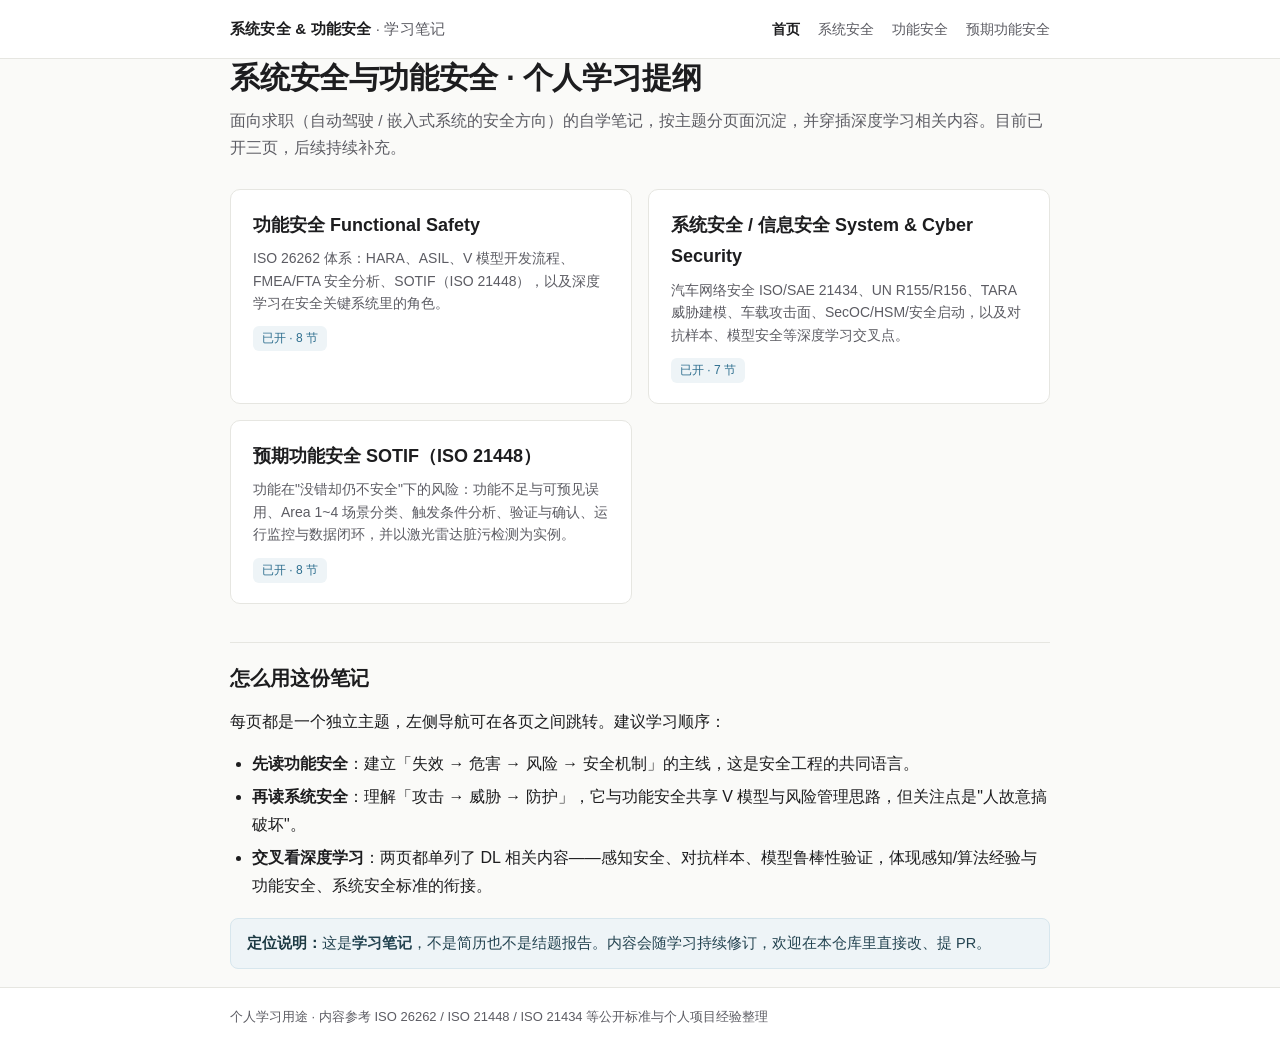
<file: index.html>
<!DOCTYPE html>
<html lang="zh-CN">
<head>
  <meta charset="UTF-8">
  <meta name="viewport" content="width=device-width, initial-scale=1.0">
  <title>系统安全 & 功能安全 · 学习笔记</title>
  <link rel="stylesheet" href="assets/style.css">
</head>
<body>
  <header class="site">
    <div class="wrap">
      <div class="brand">系统安全 &amp; 功能安全 <span>· 学习笔记</span></div>
      <nav class="top">
        <a href="index.html" class="active">首页</a>
        <a href="system-security.html">系统安全</a>
        <a href="functional-safety.html">功能安全</a>
        <a href="sotif.html">预期功能安全</a>
      </nav>
    </div>
  </header>

  <main class="wrap">
    <section class="lead">
      <h1>系统安全与功能安全 · 个人学习提纲</h1>
      <p>面向求职（自动驾驶 / 嵌入式系统的安全方向）的自学笔记，按主题分页面沉淀，并穿插深度学习相关内容。目前已开三页，后续持续补充。</p>
    </section>

    <div class="cards">
      <a class="card" href="functional-safety.html">
        <h3>功能安全 Functional Safety</h3>
        <p>ISO 26262 体系：HARA、ASIL、V 模型开发流程、FMEA/FTA 安全分析、SOTIF（ISO 21448），以及深度学习在安全关键系统里的角色。</p>
        <span class="tag">已开 · 8 节</span>
      </a>
      <a class="card" href="system-security.html">
        <h3>系统安全 / 信息安全 System &amp; Cyber Security</h3>
        <p>汽车网络安全 ISO/SAE 21434、UN R155/R156、TARA 威胁建模、车载攻击面、SecOC/HSM/安全启动，以及对抗样本、模型安全等深度学习交叉点。</p>
        <span class="tag">已开 · 7 节</span>
      </a>
      <a class="card" href="sotif.html">
        <h3>预期功能安全 SOTIF（ISO 21448）</h3>
        <p>功能在"没错却仍不安全"下的风险：功能不足与可预见误用、Area 1~4 场景分类、触发条件分析、验证与确认、运行监控与数据闭环，并以激光雷达脏污检测为实例。</p>
        <span class="tag">已开 · 8 节</span>
      </a>
    </div>

    <article style="margin-top:34px">
      <h2>怎么用这份笔记</h2>
      <p>每页都是一个独立主题，左侧导航可在各页之间跳转。建议学习顺序：</p>
      <ul>
        <li><strong>先读功能安全</strong>：建立「失效 → 危害 → 风险 → 安全机制」的主线，这是安全工程的共同语言。</li>
        <li><strong>再读系统安全</strong>：理解「攻击 → 威胁 → 防护」，它与功能安全共享 V 模型与风险管理思路，但关注点是"人故意搞破坏"。</li>
        <li><strong>交叉看深度学习</strong>：两页都单列了 DL 相关内容——感知安全、对抗样本、模型鲁棒性验证，体现感知/算法经验与功能安全、系统安全标准的衔接。</li>
      </ul>
      <div class="note">
        <b>定位说明：</b>这是<strong>学习笔记</strong>，不是简历也不是结题报告。内容会随学习持续修订，欢迎在本仓库里直接改、提 PR。
      </div>
    </article>
  </main>

  <footer class="site">
    <div class="wrap">个人学习用途 · 内容参考 ISO 26262 / ISO 21448 / ISO 21434 等公开标准与个人项目经验整理</div>
  </footer>
</body>
</html>
</file>
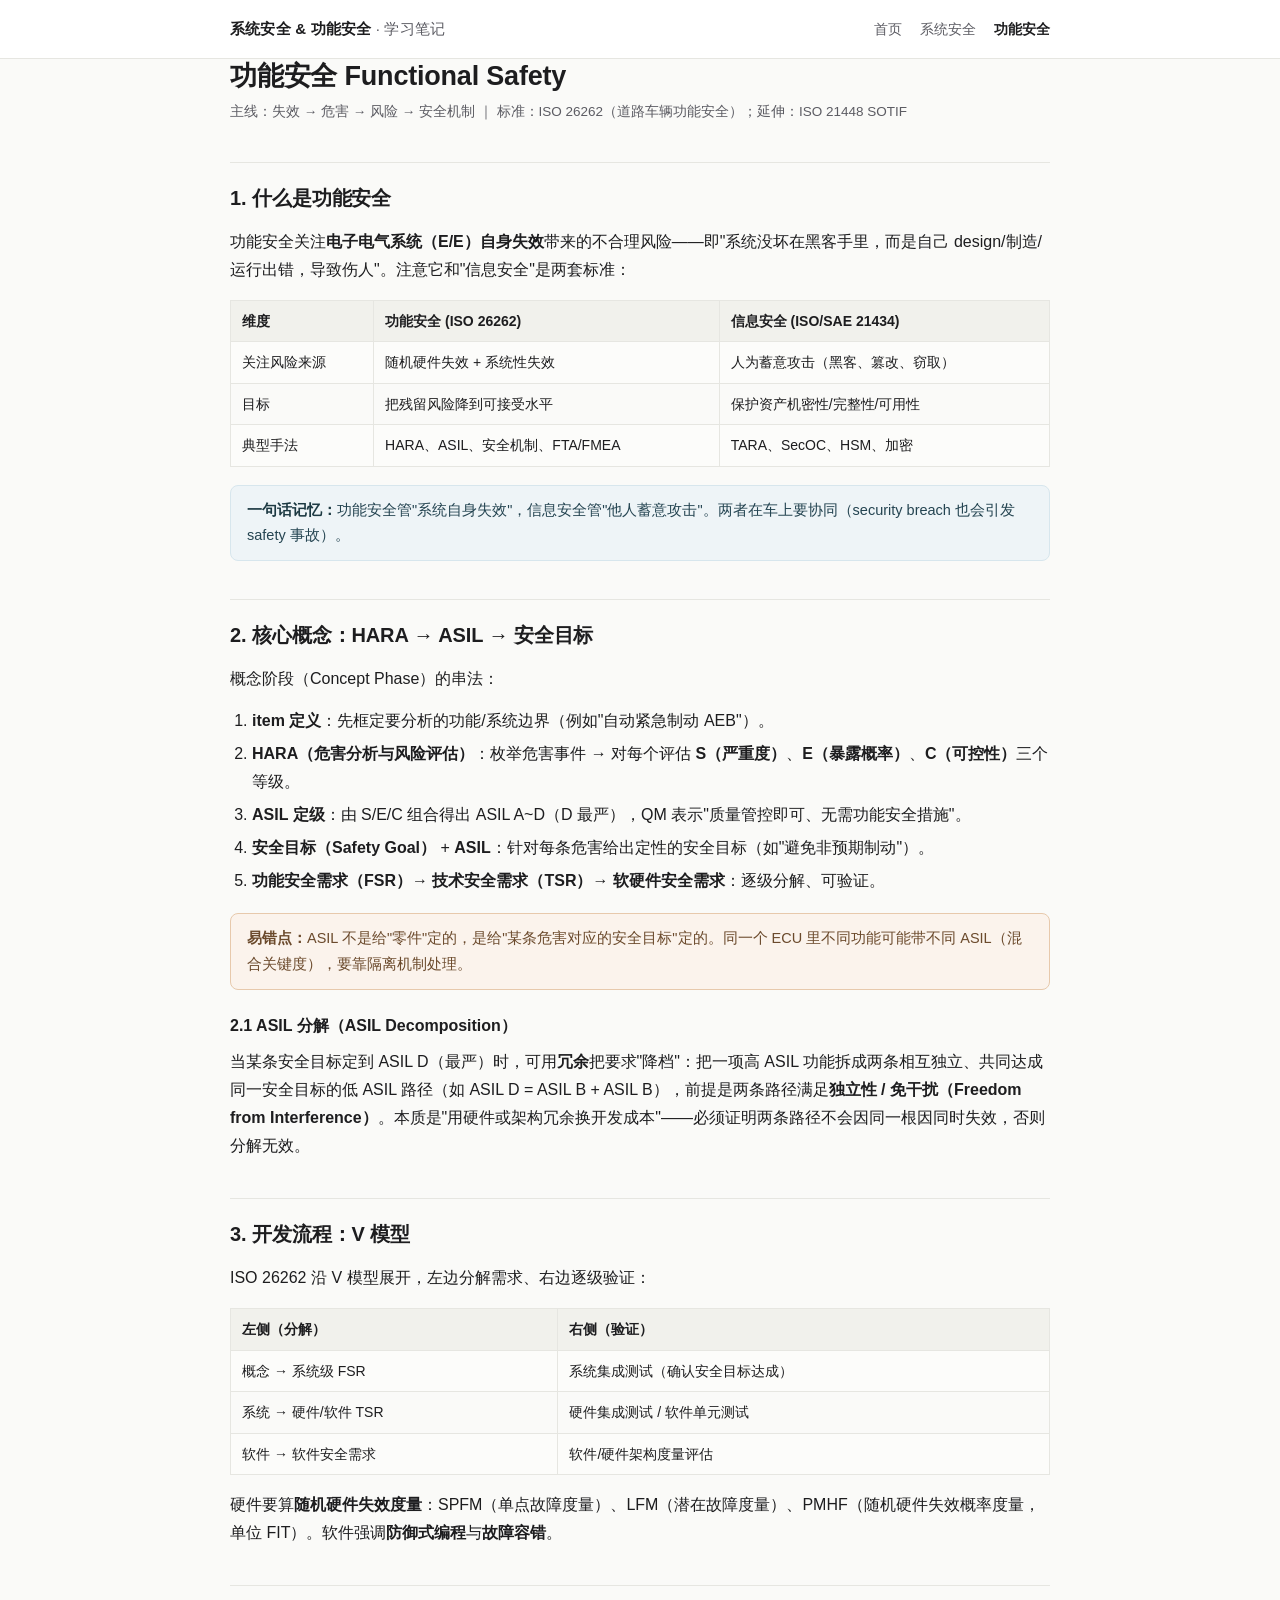
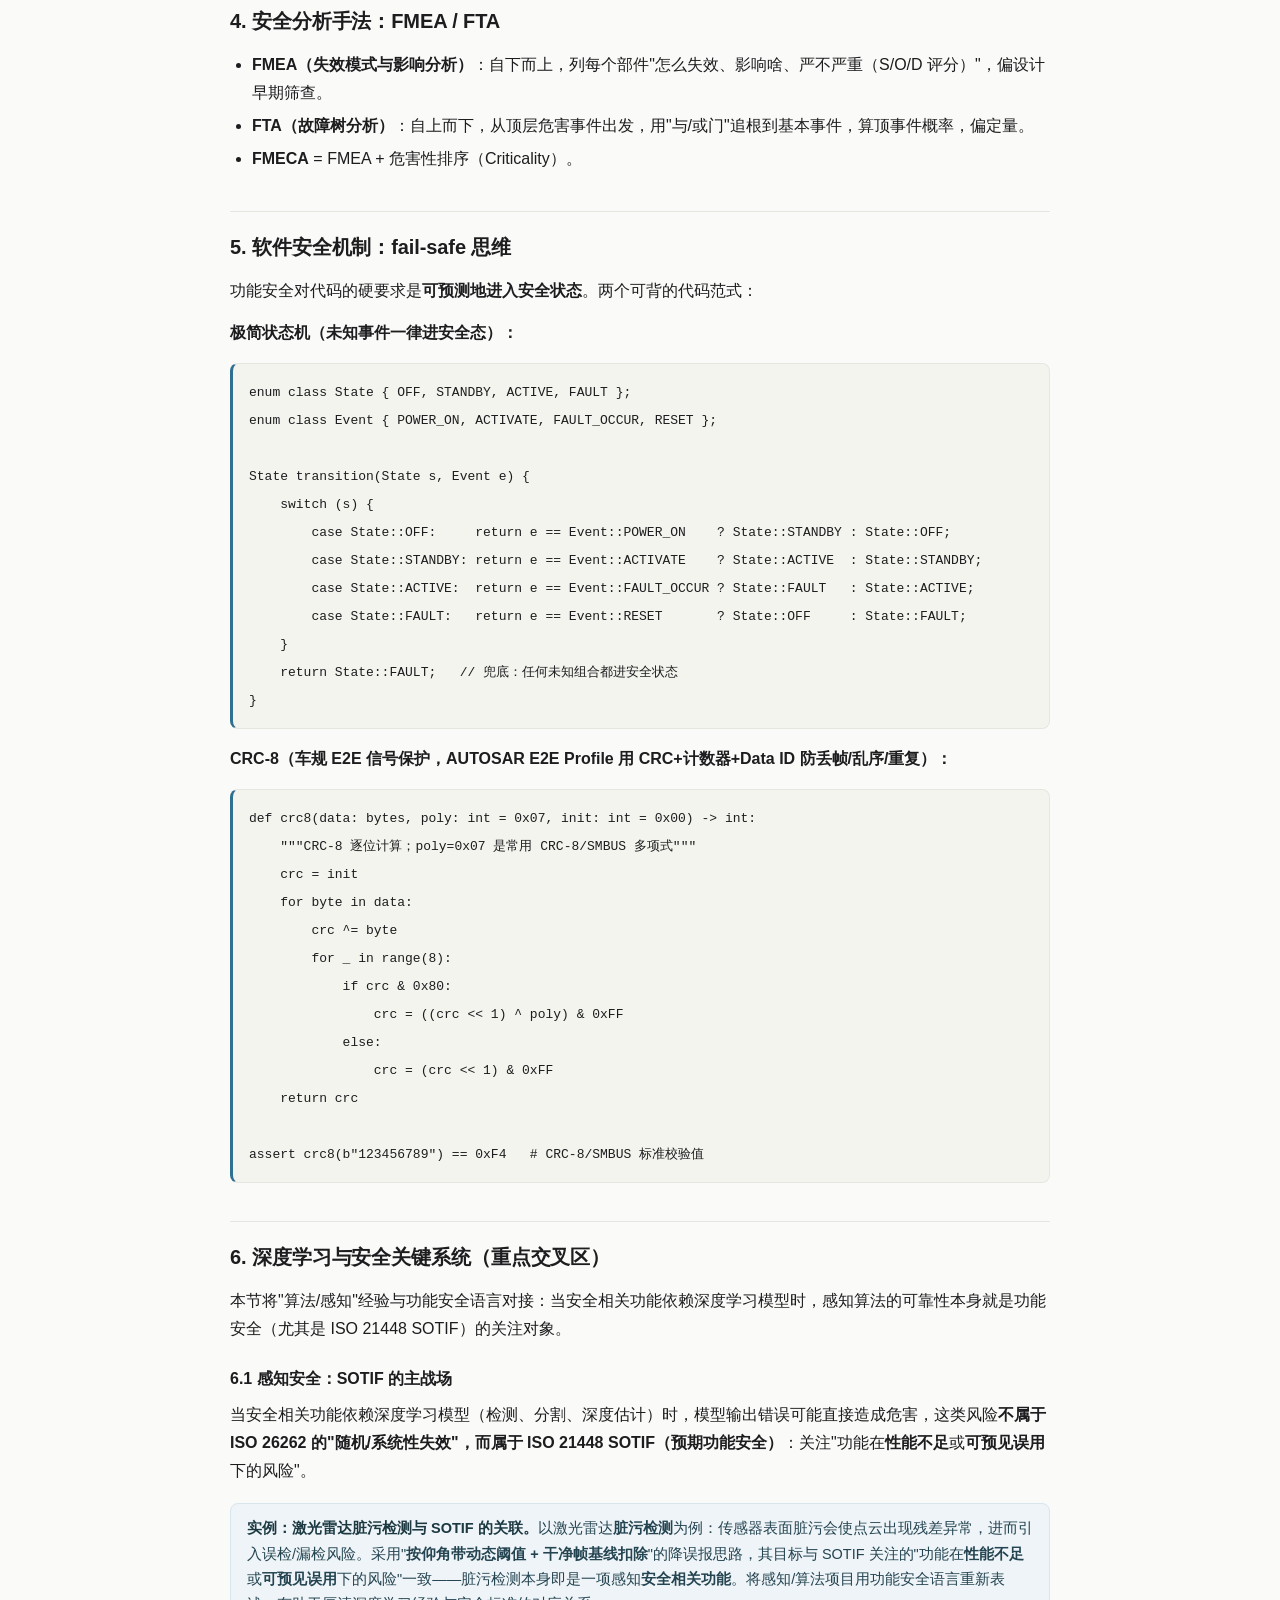
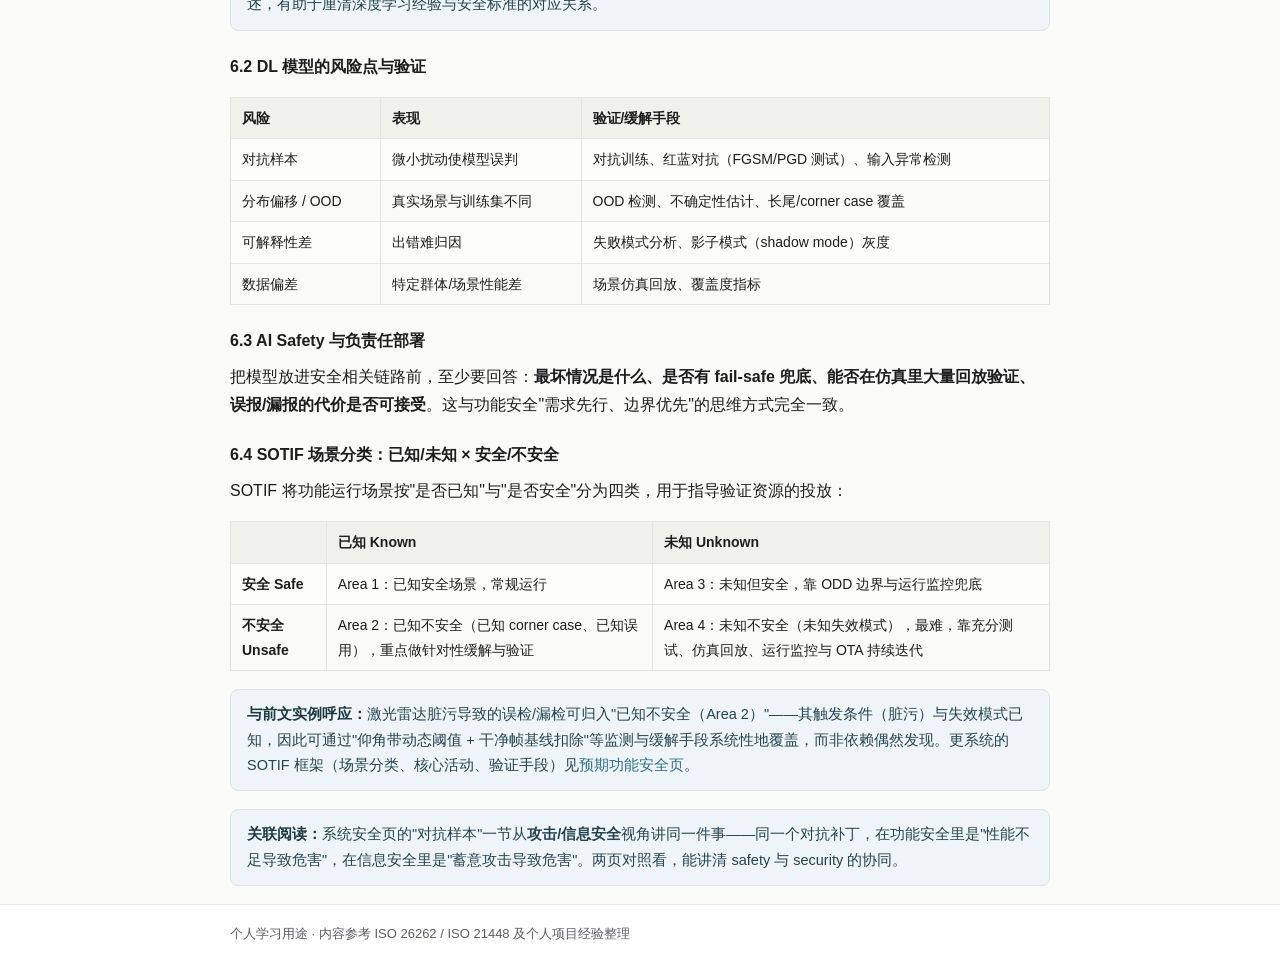
<file: functional-safety.html>
<!DOCTYPE html>
<html lang="zh-CN">
<head>
  <meta charset="UTF-8">
  <meta name="viewport" content="width=device-width, initial-scale=1.0">
  <title>功能安全 · 学习笔记</title>
  <link rel="stylesheet" href="assets/style.css">
</head>
<body>
  <header class="site">
    <div class="wrap">
      <div class="brand">系统安全 &amp; 功能安全 <span>· 学习笔记</span></div>
      <nav class="top">
        <a href="index.html">首页</a>
        <a href="system-security.html">系统安全</a>
        <a href="functional-safety.html" class="active">功能安全</a>
      </nav>
    </div>
  </header>

  <main class="wrap">
    <article>
      <h1>功能安全 Functional Safety</h1>
      <p class="meta">主线：失效 → 危害 → 风险 → 安全机制 ｜ 标准：ISO 26262（道路车辆功能安全）；延伸：ISO 21448 SOTIF</p>

      <h2>1. 什么是功能安全</h2>
      <p>功能安全关注<strong>电子电气系统（E/E）自身失效</strong>带来的不合理风险——即"系统没坏在黑客手里，而是自己 design/制造/运行出错，导致伤人"。注意它和"信息安全"是两套标准：</p>
      <table>
        <tr><th>维度</th><th>功能安全 (ISO 26262)</th><th>信息安全 (ISO/SAE 21434)</th></tr>
        <tr><td>关注风险来源</td><td>随机硬件失效 + 系统性失效</td><td>人为蓄意攻击（黑客、篡改、窃取）</td></tr>
        <tr><td>目标</td><td>把残留风险降到可接受水平</td><td>保护资产机密性/完整性/可用性</td></tr>
        <tr><td>典型手法</td><td>HARA、ASIL、安全机制、FTA/FMEA</td><td>TARA、SecOC、HSM、加密</td></tr>
      </table>
      <div class="note"><b>一句话记忆：</b>功能安全管"系统自身失效"，信息安全管"他人蓄意攻击"。两者在车上要协同（security breach 也会引发 safety 事故）。</div>

      <h2>2. 核心概念：HARA → ASIL → 安全目标</h2>
      <p>概念阶段（Concept Phase）的串法：</p>
      <ol>
        <li><strong> item 定义</strong>：先框定要分析的功能/系统边界（例如"自动紧急制动 AEB"）。</li>
        <li><strong> HARA（危害分析与风险评估）</strong>：枚举危害事件 → 对每个评估 <strong>S（严重度）</strong>、<strong>E（暴露概率）</strong>、<strong>C（可控性）</strong>三个等级。</li>
        <li><strong> ASIL 定级</strong>：由 S/E/C 组合得出 ASIL A~D（D 最严），QM 表示"质量管控即可、无需功能安全措施"。</li>
        <li><strong> 安全目标（Safety Goal）</strong> + <strong>ASIL</strong>：针对每条危害给出定性的安全目标（如"避免非预期制动"）。</li>
        <li><strong> 功能安全需求（FSR）→ 技术安全需求（TSR）→ 软硬件安全需求</strong>：逐级分解、可验证。</li>
      </ol>
      <div class="warn"><b>易错点：</b>ASIL 不是给"零件"定的，是给"某条危害对应的安全目标"定的。同一个 ECU 里不同功能可能带不同 ASIL（混合关键度），要靠隔离机制处理。</div>

      <h3>2.1 ASIL 分解（ASIL Decomposition）</h3>
      <p>当某条安全目标定到 ASIL D（最严）时，可用<strong>冗余</strong>把要求"降档"：把一项高 ASIL 功能拆成两条相互独立、共同达成同一安全目标的低 ASIL 路径（如 ASIL D = ASIL B + ASIL B），前提是两条路径满足<strong>独立性 / 免干扰（Freedom from Interference）</strong>。本质是"用硬件或架构冗余换开发成本"——必须证明两条路径不会因同一根因同时失效，否则分解无效。</p>

      <h2>3. 开发流程：V 模型</h2>
      <p>ISO 26262 沿 V 模型展开，左边分解需求、右边逐级验证：</p>
      <table>
        <tr><th>左侧（分解）</th><th>右侧（验证）</th></tr>
        <tr><td>概念 → 系统级 FSR</td><td>系统集成测试（确认安全目标达成）</td></tr>
        <tr><td>系统 → 硬件/软件 TSR</td><td>硬件集成测试 / 软件单元测试</td></tr>
        <tr><td>软件 → 软件安全需求</td><td>软件/硬件架构度量评估</td></tr>
      </table>
      <p>硬件要算<strong>随机硬件失效度量</strong>：SPFM（单点故障度量）、LFM（潜在故障度量）、PMHF（随机硬件失效概率度量，单位 FIT）。软件强调<strong>防御式编程</strong>与<strong>故障容错</strong>。</p>

      <h2>4. 安全分析手法：FMEA / FTA</h2>
      <ul>
        <li><strong> FMEA（失效模式与影响分析）</strong>：自下而上，列每个部件"怎么失效、影响啥、严不严重（S/O/D 评分）"，偏设计早期筛查。</li>
        <li><strong> FTA（故障树分析）</strong>：自上而下，从顶层危害事件出发，用"与/或门"追根到基本事件，算顶事件概率，偏定量。</li>
        <li><strong> FMECA</strong> = FMEA + 危害性排序（Criticality）。</li>
      </ul>

      <h2>5. 软件安全机制：fail-safe 思维</h2>
      <p>功能安全对代码的硬要求是<strong>可预测地进入安全状态</strong>。两个可背的代码范式：</p>
      <p><strong>极简状态机（未知事件一律进安全态）：</strong></p>
<pre><code>enum class State { OFF, STANDBY, ACTIVE, FAULT };
enum class Event { POWER_ON, ACTIVATE, FAULT_OCCUR, RESET };

State transition(State s, Event e) {
    switch (s) {
        case State::OFF:     return e == Event::POWER_ON    ? State::STANDBY : State::OFF;
        case State::STANDBY: return e == Event::ACTIVATE    ? State::ACTIVE  : State::STANDBY;
        case State::ACTIVE:  return e == Event::FAULT_OCCUR ? State::FAULT   : State::ACTIVE;
        case State::FAULT:   return e == Event::RESET       ? State::OFF     : State::FAULT;
    }
    return State::FAULT;   // 兜底：任何未知组合都进安全状态
}</code></pre>
      <p><strong>CRC-8（车规 E2E 信号保护，AUTOSAR E2E Profile 用 CRC+计数器+Data ID 防丢帧/乱序/重复）：</strong></p>
<pre><code>def crc8(data: bytes, poly: int = 0x07, init: int = 0x00) -&gt; int:
    """CRC-8 逐位计算；poly=0x07 是常用 CRC-8/SMBUS 多项式"""
    crc = init
    for byte in data:
        crc ^= byte
        for _ in range(8):
            if crc &amp; 0x80:
                crc = ((crc &lt;&lt; 1) ^ poly) &amp; 0xFF
            else:
                crc = (crc &lt;&lt; 1) &amp; 0xFF
    return crc

assert crc8(b"123456789") == 0xF4   # CRC-8/SMBUS 标准校验值</code></pre>

      <h2>6. 深度学习与安全关键系统（重点交叉区）</h2>
      <p>本节将"算法/感知"经验与功能安全语言对接：当安全相关功能依赖深度学习模型时，感知算法的可靠性本身就是功能安全（尤其是 ISO 21448 SOTIF）的关注对象。</p>

      <h3>6.1 感知安全：SOTIF 的主战场</h3>
      <p>当安全相关功能依赖深度学习模型（检测、分割、深度估计）时，模型输出错误可能直接造成危害，这类风险<strong>不属于 ISO 26262 的"随机/系统性失效"，而属于 ISO 21448 SOTIF（预期功能安全）</strong>：关注"功能在<strong>性能不足</strong>或<strong>可预见误用</strong>下的风险"。</p>
      <div class="note"><b>实例：激光雷达脏污检测与 SOTIF 的关联。</b>以激光雷达<strong>脏污检测</strong>为例：传感器表面脏污会使点云出现残差异常，进而引入误检/漏检风险。采用"<strong>按仰角带动态阈值 + 干净帧基线扣除</strong>"的降误报思路，其目标与 SOTIF 关注的"功能在<strong>性能不足</strong>或<strong>可预见误用</strong>下的风险"一致——脏污检测本身即是一项感知<strong>安全相关功能</strong>。将感知/算法项目用功能安全语言重新表述，有助于厘清深度学习经验与安全标准的对应关系。</div>

      <h3>6.2 DL 模型的风险点与验证</h3>
      <table>
        <tr><th>风险</th><th>表现</th><th>验证/缓解手段</th></tr>
        <tr><td>对抗样本</td><td>微小扰动使模型误判</td><td>对抗训练、红蓝对抗（FGSM/PGD 测试）、输入异常检测</td></tr>
        <tr><td>分布偏移 / OOD</td><td>真实场景与训练集不同</td><td>OOD 检测、不确定性估计、长尾/corner case 覆盖</td></tr>
        <tr><td>可解释性差</td><td>出错难归因</td><td>失败模式分析、影子模式（shadow mode）灰度</td></tr>
        <tr><td>数据偏差</td><td>特定群体/场景性能差</td><td>场景仿真回放、覆盖度指标</td></tr>
      </table>

      <h3>6.3 AI Safety 与负责任部署</h3>
      <p>把模型放进安全相关链路前，至少要回答：<strong>最坏情况是什么、是否有 fail-safe 兜底、能否在仿真里大量回放验证、误报/漏报的代价是否可接受</strong>。这与功能安全"需求先行、边界优先"的思维方式完全一致。</p>

      <h3>6.4 SOTIF 场景分类：已知/未知 × 安全/不安全</h3>
      <p>SOTIF 将功能运行场景按"是否已知"与"是否安全"分为四类，用于指导验证资源的投放：</p>
      <table>
        <tr><th></th><th>已知 Known</th><th>未知 Unknown</th></tr>
        <tr><td><strong>安全 Safe</strong></td><td>Area 1：已知安全场景，常规运行</td><td>Area 3：未知但安全，靠 ODD 边界与运行监控兜底</td></tr>
        <tr><td><strong>不安全 Unsafe</strong></td><td>Area 2：已知不安全（已知 corner case、已知误用），重点做针对性缓解与验证</td><td>Area 4：未知不安全（未知失效模式），最难，靠充分测试、仿真回放、运行监控与 OTA 持续迭代</td></tr>
      </table>
      <div class="note"><b>与前文实例呼应：</b>激光雷达脏污导致的误检/漏检可归入"已知不安全（Area 2）"——其触发条件（脏污）与失效模式已知，因此可通过"仰角带动态阈值 + 干净帧基线扣除"等监测与缓解手段系统性地覆盖，而非依赖偶然发现。更系统的 SOTIF 框架（场景分类、核心活动、验证手段）见<a href="sotif.html">预期功能安全页</a>。</div>

      <div class="note"><b>关联阅读：</b>系统安全页的"对抗样本"一节从<strong>攻击/信息安全</strong>视角讲同一件事——同一个对抗补丁，在功能安全里是"性能不足导致危害"，在信息安全里是"蓄意攻击导致危害"。两页对照看，能讲清 safety 与 security 的协同。</div>
    </article>
  </main>

  <footer class="site">
    <div class="wrap">个人学习用途 · 内容参考 ISO 26262 / ISO 21448 及个人项目经验整理</div>
  </footer>
</body>
</html>
</file>
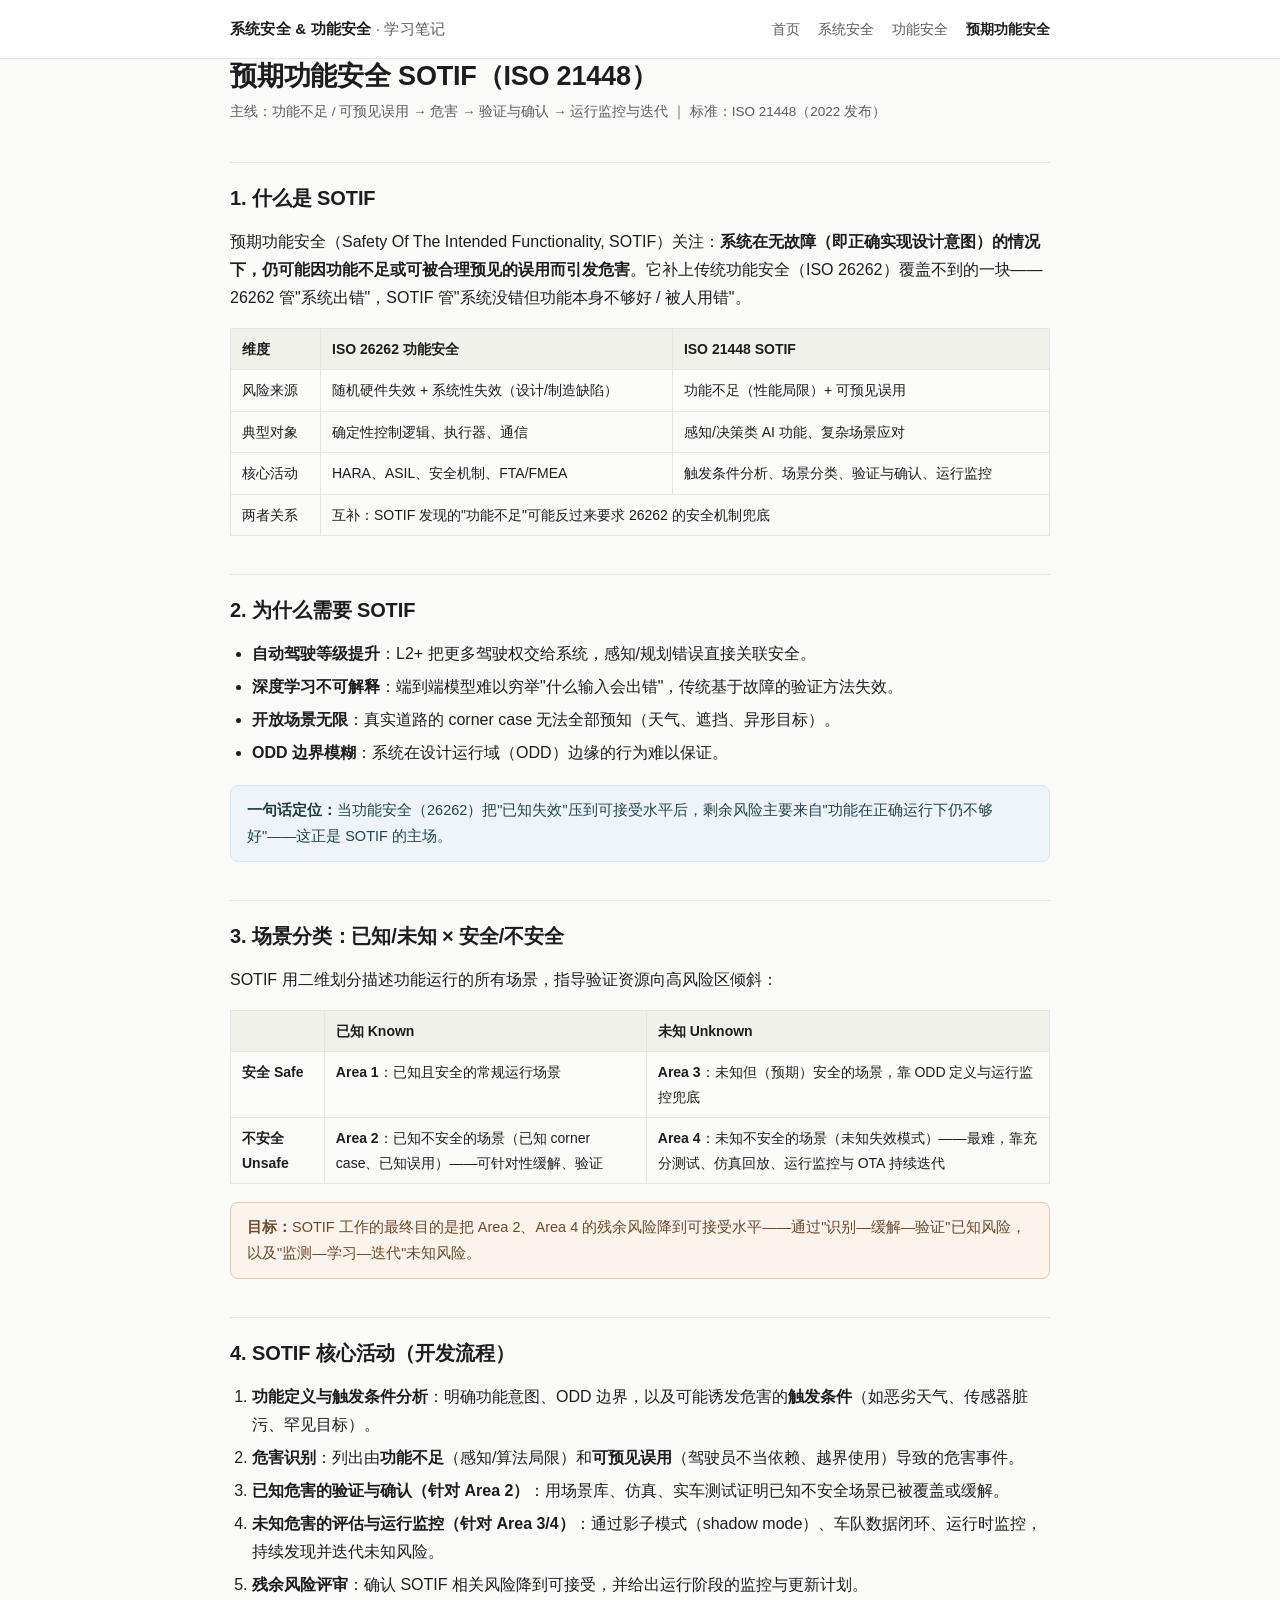
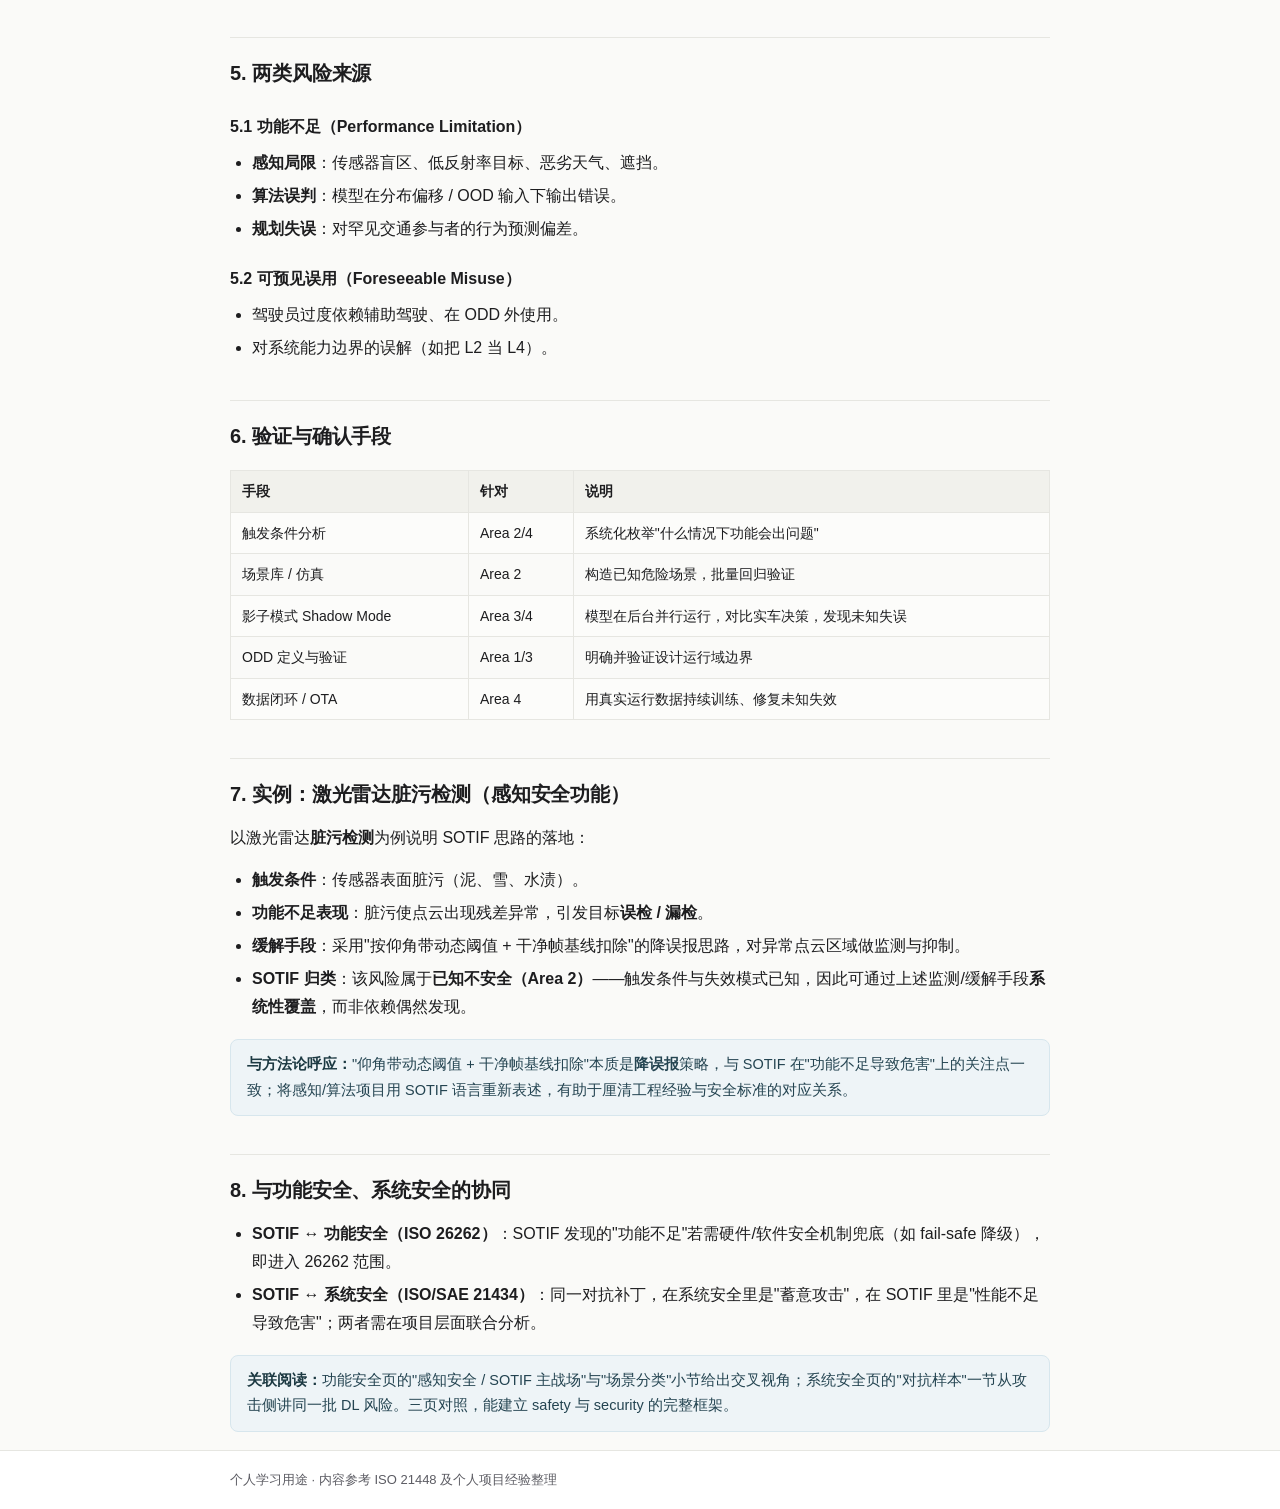
<file: sotif.html>
<!DOCTYPE html>
<html lang="zh-CN">
<head>
  <meta charset="UTF-8">
  <meta name="viewport" content="width=device-width, initial-scale=1.0">
  <title>预期功能安全 SOTIF · 学习笔记</title>
  <link rel="stylesheet" href="assets/style.css">
</head>
<body>
  <header class="site">
    <div class="wrap">
      <div class="brand">系统安全 &amp; 功能安全 <span>· 学习笔记</span></div>
      <nav class="top">
        <a href="index.html">首页</a>
        <a href="system-security.html">系统安全</a>
        <a href="functional-safety.html">功能安全</a>
        <a href="sotif.html" class="active">预期功能安全</a>
      </nav>
    </div>
  </header>

  <main class="wrap">
    <article>
      <h1>预期功能安全 SOTIF（ISO 21448）</h1>
      <p class="meta">主线：功能不足 / 可预见误用 → 危害 → 验证与确认 → 运行监控与迭代 ｜ 标准：ISO 21448（2022 发布）</p>

      <h2>1. 什么是 SOTIF</h2>
      <p>预期功能安全（Safety Of The Intended Functionality, SOTIF）关注：<strong>系统在无故障（即正确实现设计意图）的情况下，仍可能因功能不足或可被合理预见的误用而引发危害</strong>。它补上传统功能安全（ISO 26262）覆盖不到的一块——26262 管"系统出错"，SOTIF 管"系统没错但功能本身不够好 / 被人用错"。</p>
      <table>
        <tr><th>维度</th><th>ISO 26262 功能安全</th><th>ISO 21448 SOTIF</th></tr>
        <tr><td>风险来源</td><td>随机硬件失效 + 系统性失效（设计/制造缺陷）</td><td>功能不足（性能局限）+ 可预见误用</td></tr>
        <tr><td>典型对象</td><td>确定性控制逻辑、执行器、通信</td><td>感知/决策类 AI 功能、复杂场景应对</td></tr>
        <tr><td>核心活动</td><td>HARA、ASIL、安全机制、FTA/FMEA</td><td>触发条件分析、场景分类、验证与确认、运行监控</td></tr>
        <tr><td>两者关系</td><td colspan="2">互补：SOTIF 发现的"功能不足"可能反过来要求 26262 的安全机制兜底</td></tr>
      </table>

      <h2>2. 为什么需要 SOTIF</h2>
      <ul>
        <li><strong>自动驾驶等级提升</strong>：L2+ 把更多驾驶权交给系统，感知/规划错误直接关联安全。</li>
        <li><strong>深度学习不可解释</strong>：端到端模型难以穷举"什么输入会出错"，传统基于故障的验证方法失效。</li>
        <li><strong>开放场景无限</strong>：真实道路的 corner case 无法全部预知（天气、遮挡、异形目标）。</li>
        <li><strong>ODD 边界模糊</strong>：系统在设计运行域（ODD）边缘的行为难以保证。</li>
      </ul>
      <div class="note"><b>一句话定位：</b>当功能安全（26262）把"已知失效"压到可接受水平后，剩余风险主要来自"功能在正确运行下仍不够好"——这正是 SOTIF 的主场。</div>

      <h2>3. 场景分类：已知/未知 × 安全/不安全</h2>
      <p>SOTIF 用二维划分描述功能运行的所有场景，指导验证资源向高风险区倾斜：</p>
      <table>
        <tr><th></th><th>已知 Known</th><th>未知 Unknown</th></tr>
        <tr><td><strong>安全 Safe</strong></td><td><strong>Area 1</strong>：已知且安全的常规运行场景</td><td><strong>Area 3</strong>：未知但（预期）安全的场景，靠 ODD 定义与运行监控兜底</td></tr>
        <tr><td><strong>不安全 Unsafe</strong></td><td><strong>Area 2</strong>：已知不安全的场景（已知 corner case、已知误用）——可针对性缓解、验证</td><td><strong>Area 4</strong>：未知不安全的场景（未知失效模式）——最难，靠充分测试、仿真回放、运行监控与 OTA 持续迭代</td></tr>
      </table>
      <div class="warn"><b>目标：</b>SOTIF 工作的最终目的是把 Area 2、Area 4 的残余风险降到可接受水平——通过"识别—缓解—验证"已知风险，以及"监测—学习—迭代"未知风险。</div>

      <h2>4. SOTIF 核心活动（开发流程）</h2>
      <ol>
        <li><strong>功能定义与触发条件分析</strong>：明确功能意图、ODD 边界，以及可能诱发危害的<strong>触发条件</strong>（如恶劣天气、传感器脏污、罕见目标）。</li>
        <li><strong>危害识别</strong>：列出由<strong>功能不足</strong>（感知/算法局限）和<strong>可预见误用</strong>（驾驶员不当依赖、越界使用）导致的危害事件。</li>
        <li><strong>已知危害的验证与确认（针对 Area 2）</strong>：用场景库、仿真、实车测试证明已知不安全场景已被覆盖或缓解。</li>
        <li><strong>未知危害的评估与运行监控（针对 Area 3/4）</strong>：通过影子模式（shadow mode）、车队数据闭环、运行时监控，持续发现并迭代未知风险。</li>
        <li><strong>残余风险评审</strong>：确认 SOTIF 相关风险降到可接受，并给出运行阶段的监控与更新计划。</li>
      </ol>

      <h2>5. 两类风险来源</h2>
      <h3>5.1 功能不足（Performance Limitation）</h3>
      <ul>
        <li><strong>感知局限</strong>：传感器盲区、低反射率目标、恶劣天气、遮挡。</li>
        <li><strong>算法误判</strong>：模型在分布偏移 / OOD 输入下输出错误。</li>
        <li><strong>规划失误</strong>：对罕见交通参与者的行为预测偏差。</li>
      </ul>
      <h3>5.2 可预见误用（Foreseeable Misuse）</h3>
      <ul>
        <li>驾驶员过度依赖辅助驾驶、在 ODD 外使用。</li>
        <li>对系统能力边界的误解（如把 L2 当 L4）。</li>
      </ul>

      <h2>6. 验证与确认手段</h2>
      <table>
        <tr><th>手段</th><th>针对</th><th>说明</th></tr>
        <tr><td>触发条件分析</td><td>Area 2/4</td><td>系统化枚举"什么情况下功能会出问题"</td></tr>
        <tr><td>场景库 / 仿真</td><td>Area 2</td><td>构造已知危险场景，批量回归验证</td></tr>
        <tr><td>影子模式 Shadow Mode</td><td>Area 3/4</td><td>模型在后台并行运行，对比实车决策，发现未知失误</td></tr>
        <tr><td>ODD 定义与验证</td><td>Area 1/3</td><td>明确并验证设计运行域边界</td></tr>
        <tr><td>数据闭环 / OTA</td><td>Area 4</td><td>用真实运行数据持续训练、修复未知失效</td></tr>
      </table>

      <h2>7. 实例：激光雷达脏污检测（感知安全功能）</h2>
      <p>以激光雷达<strong>脏污检测</strong>为例说明 SOTIF 思路的落地：</p>
      <ul>
        <li><strong>触发条件</strong>：传感器表面脏污（泥、雪、水渍）。</li>
        <li><strong>功能不足表现</strong>：脏污使点云出现残差异常，引发目标<strong>误检 / 漏检</strong>。</li>
        <li><strong>缓解手段</strong>：采用"按仰角带动态阈值 + 干净帧基线扣除"的降误报思路，对异常点云区域做监测与抑制。</li>
        <li><strong>SOTIF 归类</strong>：该风险属于<strong>已知不安全（Area 2）</strong>——触发条件与失效模式已知，因此可通过上述监测/缓解手段<strong>系统性覆盖</strong>，而非依赖偶然发现。</li>
      </ul>
      <div class="note"><b>与方法论呼应：</b>"仰角带动态阈值 + 干净帧基线扣除"本质是<strong>降误报</strong>策略，与 SOTIF 在"功能不足导致危害"上的关注点一致；将感知/算法项目用 SOTIF 语言重新表述，有助于厘清工程经验与安全标准的对应关系。</div>

      <h2>8. 与功能安全、系统安全的协同</h2>
      <ul>
        <li><strong>SOTIF ↔ 功能安全（ISO 26262）</strong>：SOTIF 发现的"功能不足"若需硬件/软件安全机制兜底（如 fail-safe 降级），即进入 26262 范围。</li>
        <li><strong>SOTIF ↔ 系统安全（ISO/SAE 21434）</strong>：同一对抗补丁，在系统安全里是"蓄意攻击"，在 SOTIF 里是"性能不足导致危害"；两者需在项目层面联合分析。</li>
      </ul>
      <div class="note"><b>关联阅读：</b>功能安全页的"感知安全 / SOTIF 主战场"与"场景分类"小节给出交叉视角；系统安全页的"对抗样本"一节从攻击侧讲同一批 DL 风险。三页对照，能建立 safety 与 security 的完整框架。</div>
    </article>
  </main>

  <footer class="site">
    <div class="wrap">个人学习用途 · 内容参考 ISO 21448 及个人项目经验整理</div>
  </footer>
</body>
</html>
</file>
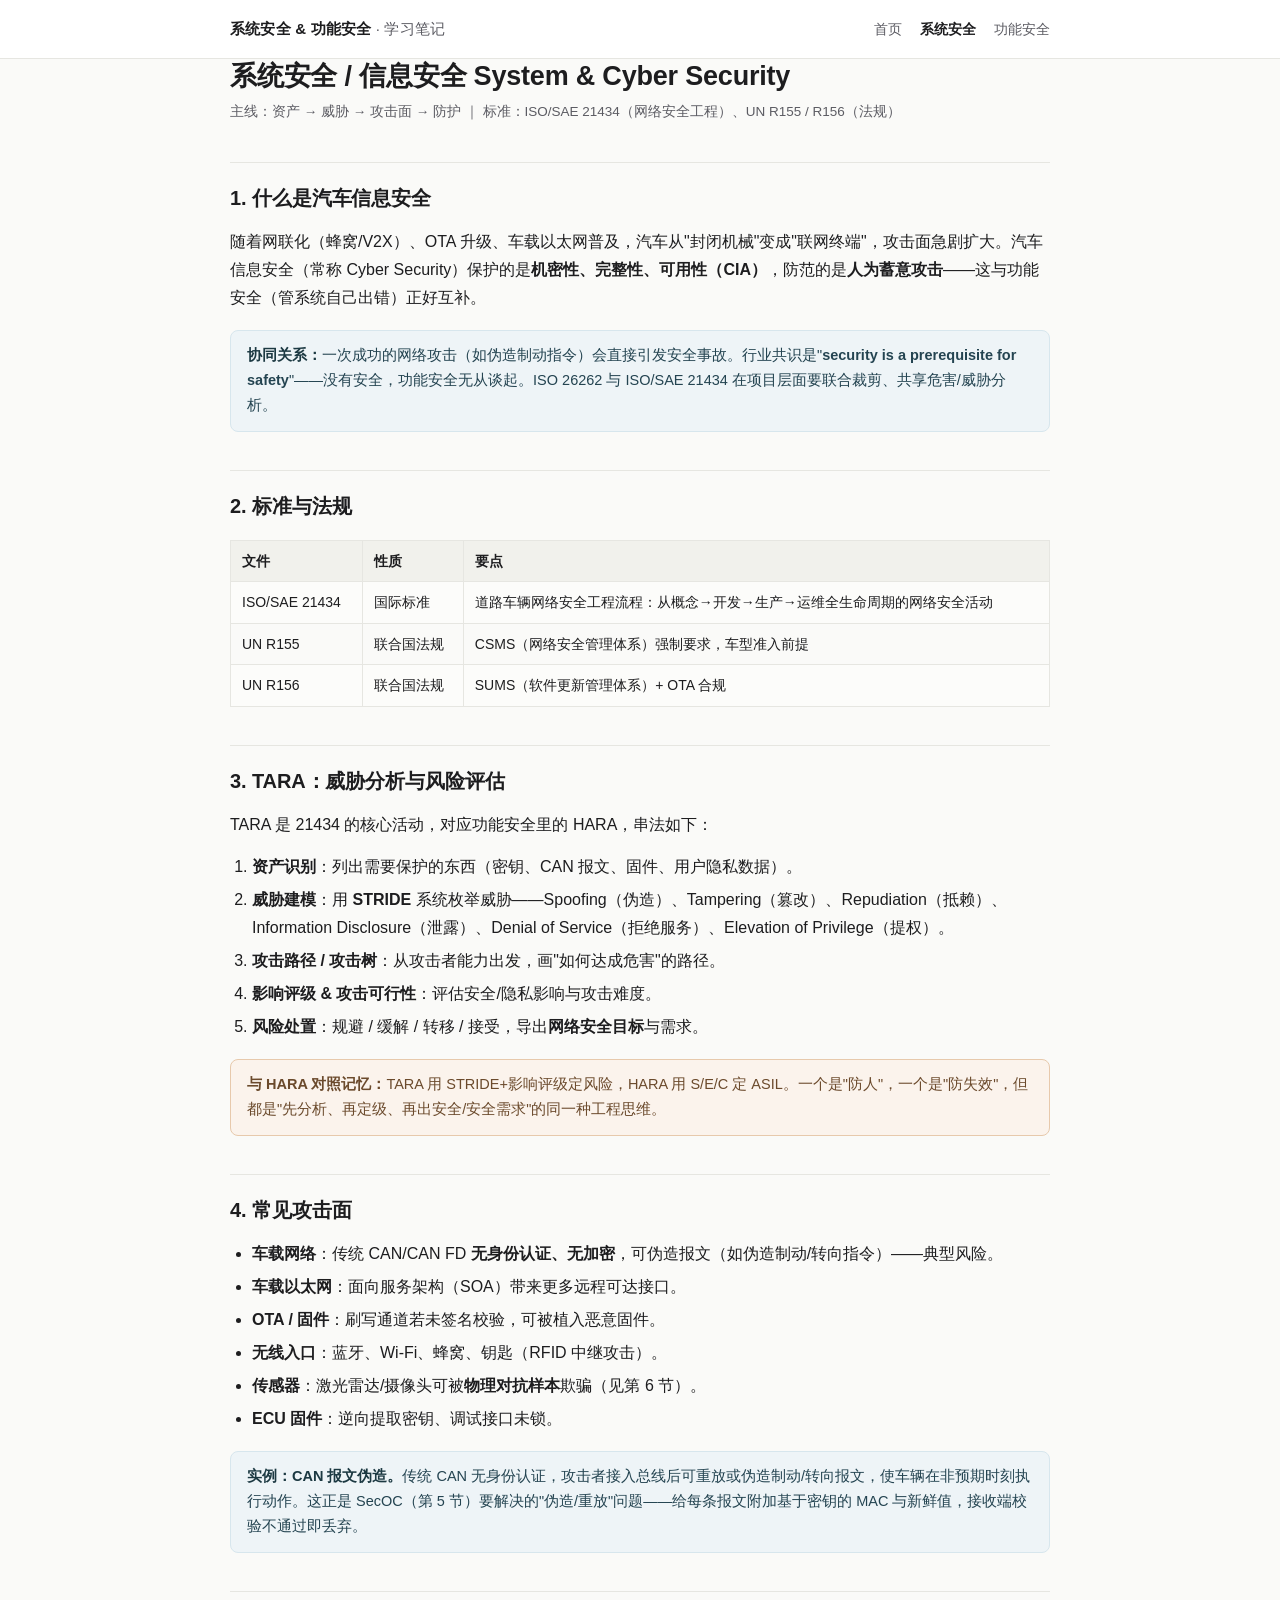
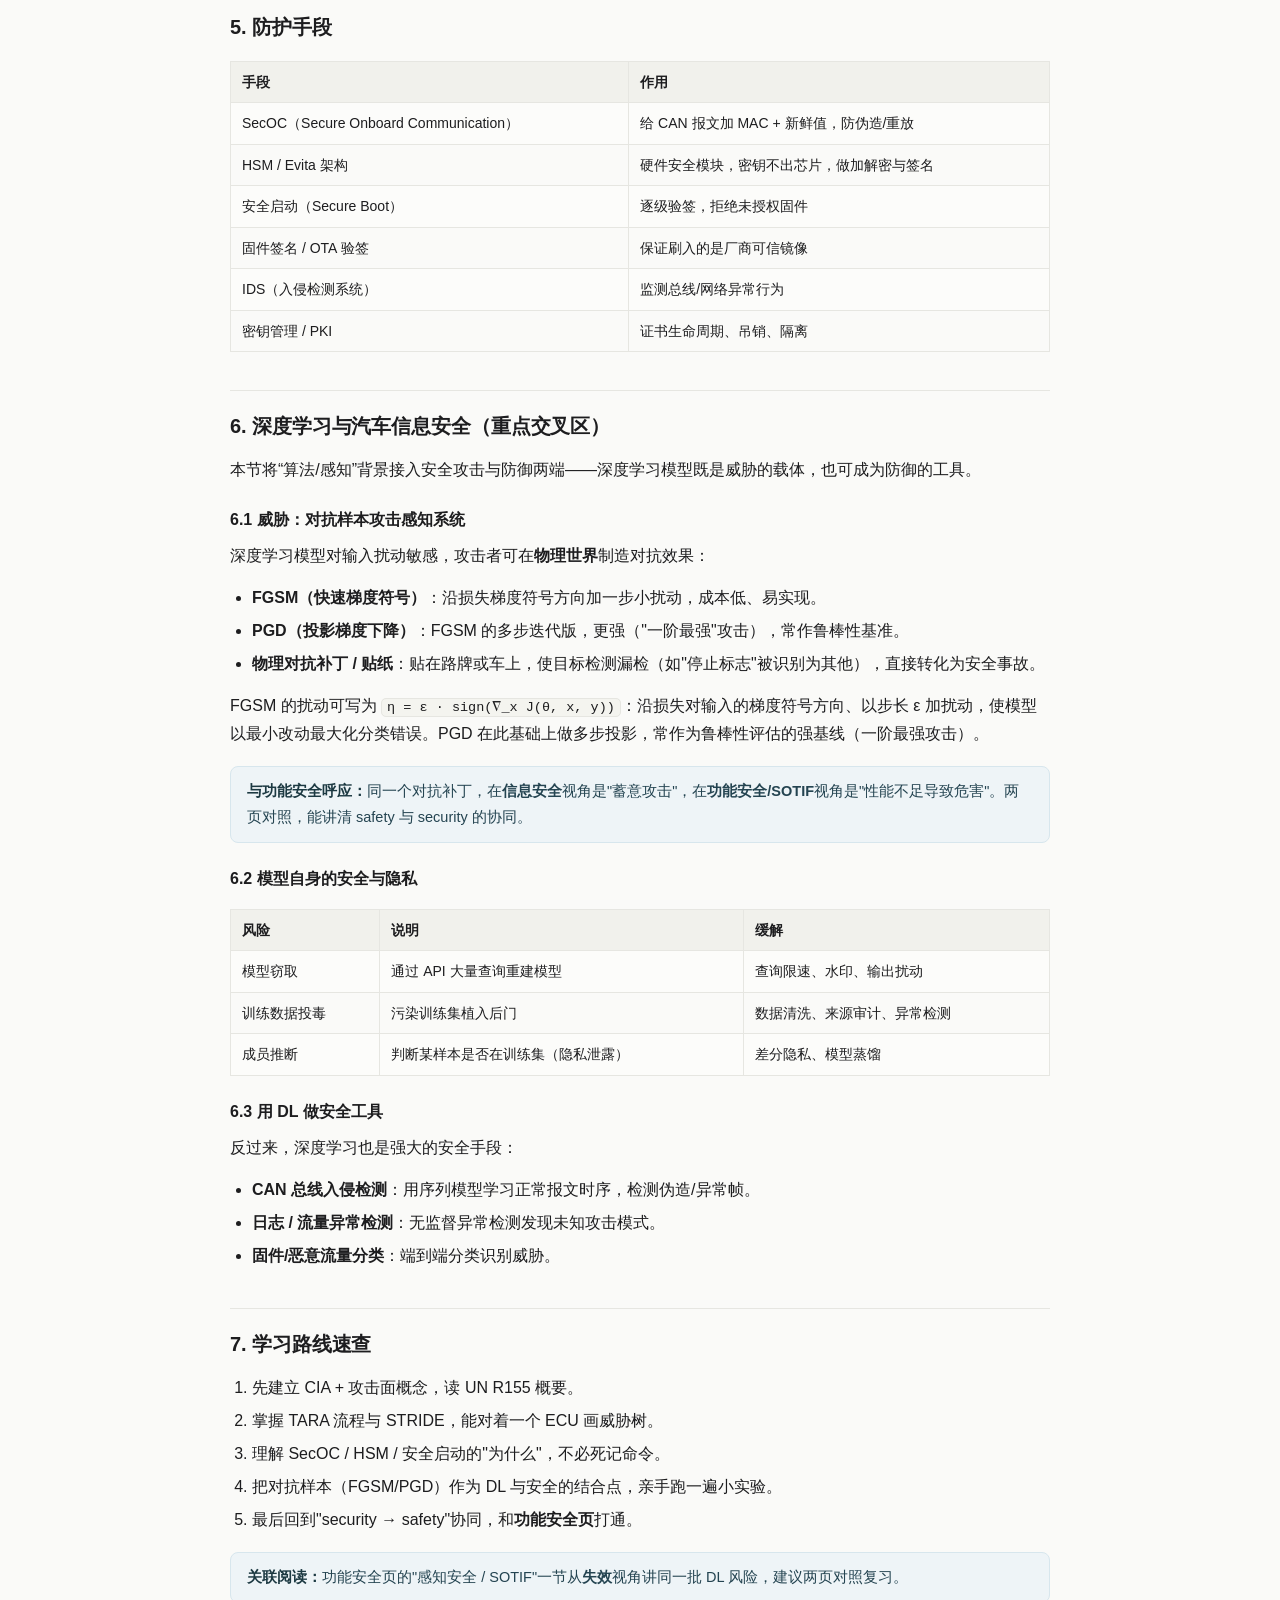
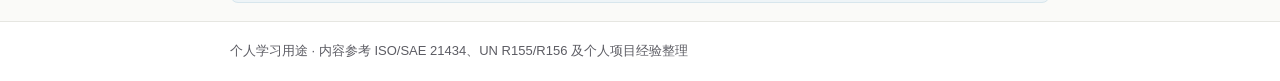
<file: system-security.html>
<!DOCTYPE html>
<html lang="zh-CN">
<head>
  <meta charset="UTF-8">
  <meta name="viewport" content="width=device-width, initial-scale=1.0">
  <title>系统安全 · 学习笔记</title>
  <link rel="stylesheet" href="assets/style.css">
</head>
<body>
  <header class="site">
    <div class="wrap">
      <div class="brand">系统安全 &amp; 功能安全 <span>· 学习笔记</span></div>
      <nav class="top">
        <a href="index.html">首页</a>
        <a href="system-security.html" class="active">系统安全</a>
        <a href="functional-safety.html">功能安全</a>
      </nav>
    </div>
  </header>

  <main class="wrap">
    <article>
      <h1>系统安全 / 信息安全 System &amp; Cyber Security</h1>
      <p class="meta">主线：资产 → 威胁 → 攻击面 → 防护 ｜ 标准：ISO/SAE 21434（网络安全工程）、UN R155 / R156（法规）</p>

      <h2>1. 什么是汽车信息安全</h2>
      <p>随着网联化（蜂窝/V2X）、OTA 升级、车载以太网普及，汽车从"封闭机械"变成"联网终端"，攻击面急剧扩大。汽车信息安全（常称 Cyber Security）保护的是<strong>机密性、完整性、可用性（CIA）</strong>，防范的是<strong>人为蓄意攻击</strong>——这与功能安全（管系统自己出错）正好互补。</p>
      <div class="note"><b>协同关系：</b>一次成功的网络攻击（如伪造制动指令）会直接引发安全事故。行业共识是"<strong>security is a prerequisite for safety</strong>"——没有安全，功能安全无从谈起。ISO 26262 与 ISO/SAE 21434 在项目层面要联合裁剪、共享危害/威胁分析。</div>

      <h2>2. 标准与法规</h2>
      <table>
        <tr><th>文件</th><th>性质</th><th>要点</th></tr>
        <tr><td>ISO/SAE 21434</td><td>国际标准</td><td>道路车辆网络安全工程流程：从概念→开发→生产→运维全生命周期的网络安全活动</td></tr>
        <tr><td>UN R155</td><td>联合国法规</td><td>CSMS（网络安全管理体系）强制要求，车型准入前提</td></tr>
        <tr><td>UN R156</td><td>联合国法规</td><td>SUMS（软件更新管理体系）+ OTA 合规</td></tr>
      </table>

      <h2>3. TARA：威胁分析与风险评估</h2>
      <p>TARA 是 21434 的核心活动，对应功能安全里的 HARA，串法如下：</p>
      <ol>
        <li><strong> 资产识别</strong>：列出需要保护的东西（密钥、CAN 报文、固件、用户隐私数据）。</li>
        <li><strong> 威胁建模</strong>：用 <strong>STRIDE</strong> 系统枚举威胁——Spoofing（伪造）、Tampering（篡改）、Repudiation（抵赖）、Information Disclosure（泄露）、Denial of Service（拒绝服务）、Elevation of Privilege（提权）。</li>
        <li><strong> 攻击路径 / 攻击树</strong>：从攻击者能力出发，画"如何达成危害"的路径。</li>
        <li><strong> 影响评级 &amp; 攻击可行性</strong>：评估安全/隐私影响与攻击难度。</li>
        <li><strong> 风险处置</strong>：规避 / 缓解 / 转移 / 接受，导出<strong>网络安全目标</strong>与需求。</li>
      </ol>
      <div class="warn"><b>与 HARA 对照记忆：</b>TARA 用 STRIDE+影响评级定风险，HARA 用 S/E/C 定 ASIL。一个是"防人"，一个是"防失效"，但都是"先分析、再定级、再出安全/安全需求"的同一种工程思维。</div>

      <h2>4. 常见攻击面</h2>
      <ul>
        <li><strong> 车载网络</strong>：传统 CAN/CAN FD <strong>无身份认证、无加密</strong>，可伪造报文（如伪造制动/转向指令）——典型风险。</li>
        <li><strong> 车载以太网</strong>：面向服务架构（SOA）带来更多远程可达接口。</li>
        <li><strong> OTA / 固件</strong>：刷写通道若未签名校验，可被植入恶意固件。</li>
        <li><strong> 无线入口</strong>：蓝牙、Wi-Fi、蜂窝、钥匙（RFID 中继攻击）。</li>
        <li><strong> 传感器</strong>：激光雷达/摄像头可被<strong>物理对抗样本</strong>欺骗（见第 6 节）。</li>
        <li><strong> ECU 固件</strong>：逆向提取密钥、调试接口未锁。</li>
      </ul>
      <div class="note"><b>实例：CAN 报文伪造。</b>传统 CAN 无身份认证，攻击者接入总线后可重放或伪造制动/转向报文，使车辆在非预期时刻执行动作。这正是 SecOC（第 5 节）要解决的"伪造/重放"问题——给每条报文附加基于密钥的 MAC 与新鲜值，接收端校验不通过即丢弃。</div>

      <h2>5. 防护手段</h2>
      <table>
        <tr><th>手段</th><th>作用</th></tr>
        <tr><td>SecOC（Secure Onboard Communication）</td><td>给 CAN 报文加 MAC + 新鲜值，防伪造/重放</td></tr>
        <tr><td>HSM / Evita 架构</td><td>硬件安全模块，密钥不出芯片，做加解密与签名</td></tr>
        <tr><td>安全启动（Secure Boot）</td><td>逐级验签，拒绝未授权固件</td></tr>
        <tr><td>固件签名 / OTA 验签</td><td>保证刷入的是厂商可信镜像</td></tr>
        <tr><td>IDS（入侵检测系统）</td><td>监测总线/网络异常行为</td></tr>
        <tr><td>密钥管理 / PKI</td><td>证书生命周期、吊销、隔离</td></tr>
      </table>

      <h2>6. 深度学习与汽车信息安全（重点交叉区）</h2>
      <p>本节将“算法/感知”背景接入安全攻击与防御两端——深度学习模型既是威胁的载体，也可成为防御的工具。</p>

      <h3>6.1 威胁：对抗样本攻击感知系统</h3>
      <p>深度学习模型对输入扰动敏感，攻击者可在<strong>物理世界</strong>制造对抗效果：</p>
      <ul>
        <li><strong> FGSM（快速梯度符号）</strong>：沿损失梯度符号方向加一步小扰动，成本低、易实现。</li>
        <li><strong> PGD（投影梯度下降）</strong>：FGSM 的多步迭代版，更强（"一阶最强"攻击），常作鲁棒性基准。</li>
        <li><strong> 物理对抗补丁 / 贴纸</strong>：贴在路牌或车上，使目标检测漏检（如"停止标志"被识别为其他），直接转化为安全事故。</li>
      </ul>
      <p>FGSM 的扰动可写为 <code>η = ε · sign(∇_x J(θ, x, y))</code>：沿损失对输入的梯度符号方向、以步长 ε 加扰动，使模型以最小改动最大化分类错误。PGD 在此基础上做多步投影，常作为鲁棒性评估的强基线（一阶最强攻击）。</p>
      <div class="note"><b>与功能安全呼应：</b>同一个对抗补丁，在<strong>信息安全</strong>视角是"蓄意攻击"，在<strong>功能安全/SOTIF</strong>视角是"性能不足导致危害"。两页对照，能讲清 safety 与 security 的协同。</div>

      <h3>6.2 模型自身的安全与隐私</h3>
      <table>
        <tr><th>风险</th><th>说明</th><th>缓解</th></tr>
        <tr><td>模型窃取</td><td>通过 API 大量查询重建模型</td><td>查询限速、水印、输出扰动</td></tr>
        <tr><td>训练数据投毒</td><td>污染训练集植入后门</td><td>数据清洗、来源审计、异常检测</td></tr>
        <tr><td>成员推断</td><td>判断某样本是否在训练集（隐私泄露）</td><td>差分隐私、模型蒸馏</td></tr>
      </table>

      <h3>6.3 用 DL 做安全工具</h3>
      <p>反过来，深度学习也是强大的安全手段：</p>
      <ul>
        <li><strong> CAN 总线入侵检测</strong>：用序列模型学习正常报文时序，检测伪造/异常帧。</li>
        <li><strong> 日志 / 流量异常检测</strong>：无监督异常检测发现未知攻击模式。</li>
        <li><strong> 固件/恶意流量分类</strong>：端到端分类识别威胁。</li>
      </ul>

      <h2>7. 学习路线速查</h2>
      <ol>
        <li>先建立 CIA + 攻击面概念，读 UN R155 概要。</li>
        <li>掌握 TARA 流程与 STRIDE，能对着一个 ECU 画威胁树。</li>
        <li>理解 SecOC / HSM / 安全启动的"为什么"，不必死记命令。</li>
        <li>把对抗样本（FGSM/PGD）作为 DL 与安全的结合点，亲手跑一遍小实验。</li>
        <li>最后回到"security → safety"协同，和<strong>功能安全页</strong>打通。</li>
      </ol>
      <div class="note"><b>关联阅读：</b>功能安全页的"感知安全 / SOTIF"一节从<strong>失效</strong>视角讲同一批 DL 风险，建议两页对照复习。</div>
    </article>
  </main>

  <footer class="site">
    <div class="wrap">个人学习用途 · 内容参考 ISO/SAE 21434、UN R155/R156 及个人项目经验整理</div>
  </footer>
</body>
</html>
</file>
<file: assets/style.css>
/* 系统安全 & 功能安全 学习笔记 — 样式
   设计原则（参照 unslop 反"AI 土味"）：克制单色系、无渐变发光、真实排版、统一间距。 */

:root{
  --bg:#fafaf8;
  --surface:#ffffff;
  --ink:#1d1d1f;
  --muted:#5c5c63;
  --line:#e6e6e1;
  --line-strong:#d4d4cd;
  --accent:#2f6f8f;
  --accent-soft:#eef4f7;
  --warn-bg:#fbf3ec;
  --warn-line:#e7c9ac;
  --code-bg:#f4f4ef;
  --maxw:860px;
}

*{box-sizing:border-box}
html{-webkit-text-size-adjust:100%}
body{
  margin:0;
  background:var(--bg);
  color:var(--ink);
  font:16px/1.75 -apple-system,BlinkMacSystemFont,"Segoe UI",Roboto,"Helvetica Neue","PingFang SC","Hiragino Sans GB","Microsoft YaHei",sans-serif;
  -webkit-font-smoothing:antialiased;
}
a{color:var(--accent);text-decoration:none}
a:hover{text-decoration:underline}

/* 顶部导航 */
header.site{
  border-bottom:1px solid var(--line);
  background:var(--surface);
}
header.site .wrap{
  display:flex;align-items:center;justify-content:space-between;
  height:58px;gap:16px;flex-wrap:wrap;
}
.brand{font-weight:650;letter-spacing:.2px;color:var(--ink);font-size:15px}
.brand span{color:var(--muted);font-weight:400}
nav.top{display:flex;gap:18px;font-size:14px}
nav.top a{color:var(--muted)}
nav.top a.active{color:var(--ink);font-weight:600}
nav.top a:hover{color:var(--accent);text-decoration:none}

/* 容器 */
.wrap{max-width:var(--maxw);margin:0 auto;padding:0 20px}
main{padding:40px 0 64px}

/* 首页卡片 */
.lead{margin:0 0 28px}
.lead h1{font-size:30px;line-height:1.25;margin:0 0 10px;letter-spacing:-.2px}
.lead p{color:var(--muted);margin:0;font-size:15.5px}
.cards{display:grid;grid-template-columns:1fr 1fr;gap:16px;margin-top:8px}
.card{
  border:1px solid var(--line);background:var(--surface);
  border-radius:10px;padding:20px 22px;display:block;color:inherit;
  transition:border-color .15s ease;
}
.card:hover{border-color:var(--accent);text-decoration:none}
.card h3{margin:0 0 6px;font-size:18px;color:var(--ink)}
.card p{margin:0;color:var(--muted);font-size:14px;line-height:1.6}
.card .tag{display:inline-block;margin-top:12px;font-size:12px;color:var(--accent);
  background:var(--accent-soft);border-radius:6px;padding:2px 9px}

/* 文章页 */
article h1{font-size:27px;line-height:1.3;margin:0 0 6px;letter-spacing:-.2px}
article .meta{color:var(--muted);font-size:13.5px;margin:0 0 24px}
article h2{
  font-size:20px;margin:38px 0 12px;padding-top:18px;
  border-top:1px solid var(--line);letter-spacing:-.1px;
}
article h3{font-size:16px;margin:22px 0 8px;color:var(--ink)}
article p{margin:0 0 14px}
article ul,article ol{margin:0 0 14px;padding-left:22px}
article li{margin:5px 0}
article strong{font-weight:650}
.note{
  background:var(--accent-soft);border:1px solid #d7e6ed;border-radius:8px;
  padding:12px 16px;margin:18px 0;font-size:14.5px;color:#244451;
}
.note b{color:#1c3942}
.warn{
  background:var(--warn-bg);border:1px solid var(--warn-line);border-radius:8px;
  padding:12px 16px;margin:18px 0;font-size:14.5px;color:#6b4a2c;
}
code{
  font-family:"SF Mono",SFMono-Regular,Consolas,"Liberation Mono",Menlo,monospace;
  font-size:13.5px;background:var(--code-bg);border:1px solid var(--line);
  border-radius:5px;padding:1px 5px;
}
pre{
  background:var(--code-bg);border:1px solid var(--line);border-left:3px solid var(--accent);
  border-radius:8px;padding:14px 16px;overflow-x:auto;margin:16px 0;
}
pre code{background:none;border:none;padding:0;font-size:13px;line-height:1.6}
table{
  width:100%;border-collapse:collapse;margin:16px 0;font-size:14px;
}
th,td{border:1px solid var(--line);padding:8px 11px;text-align:left;vertical-align:top}
th{background:#f1f1ec;font-weight:600}
tr:nth-child(even) td{background:#fcfcfa}

/* 页脚 */
footer.site{border-top:1px solid var(--line);background:var(--surface);color:var(--muted);font-size:13px}
footer.site .wrap{padding:18px 20px}

@media (max-width:640px){
  .cards{grid-template-columns:1fr}
  .lead h1{font-size:25px}
}
</file>
